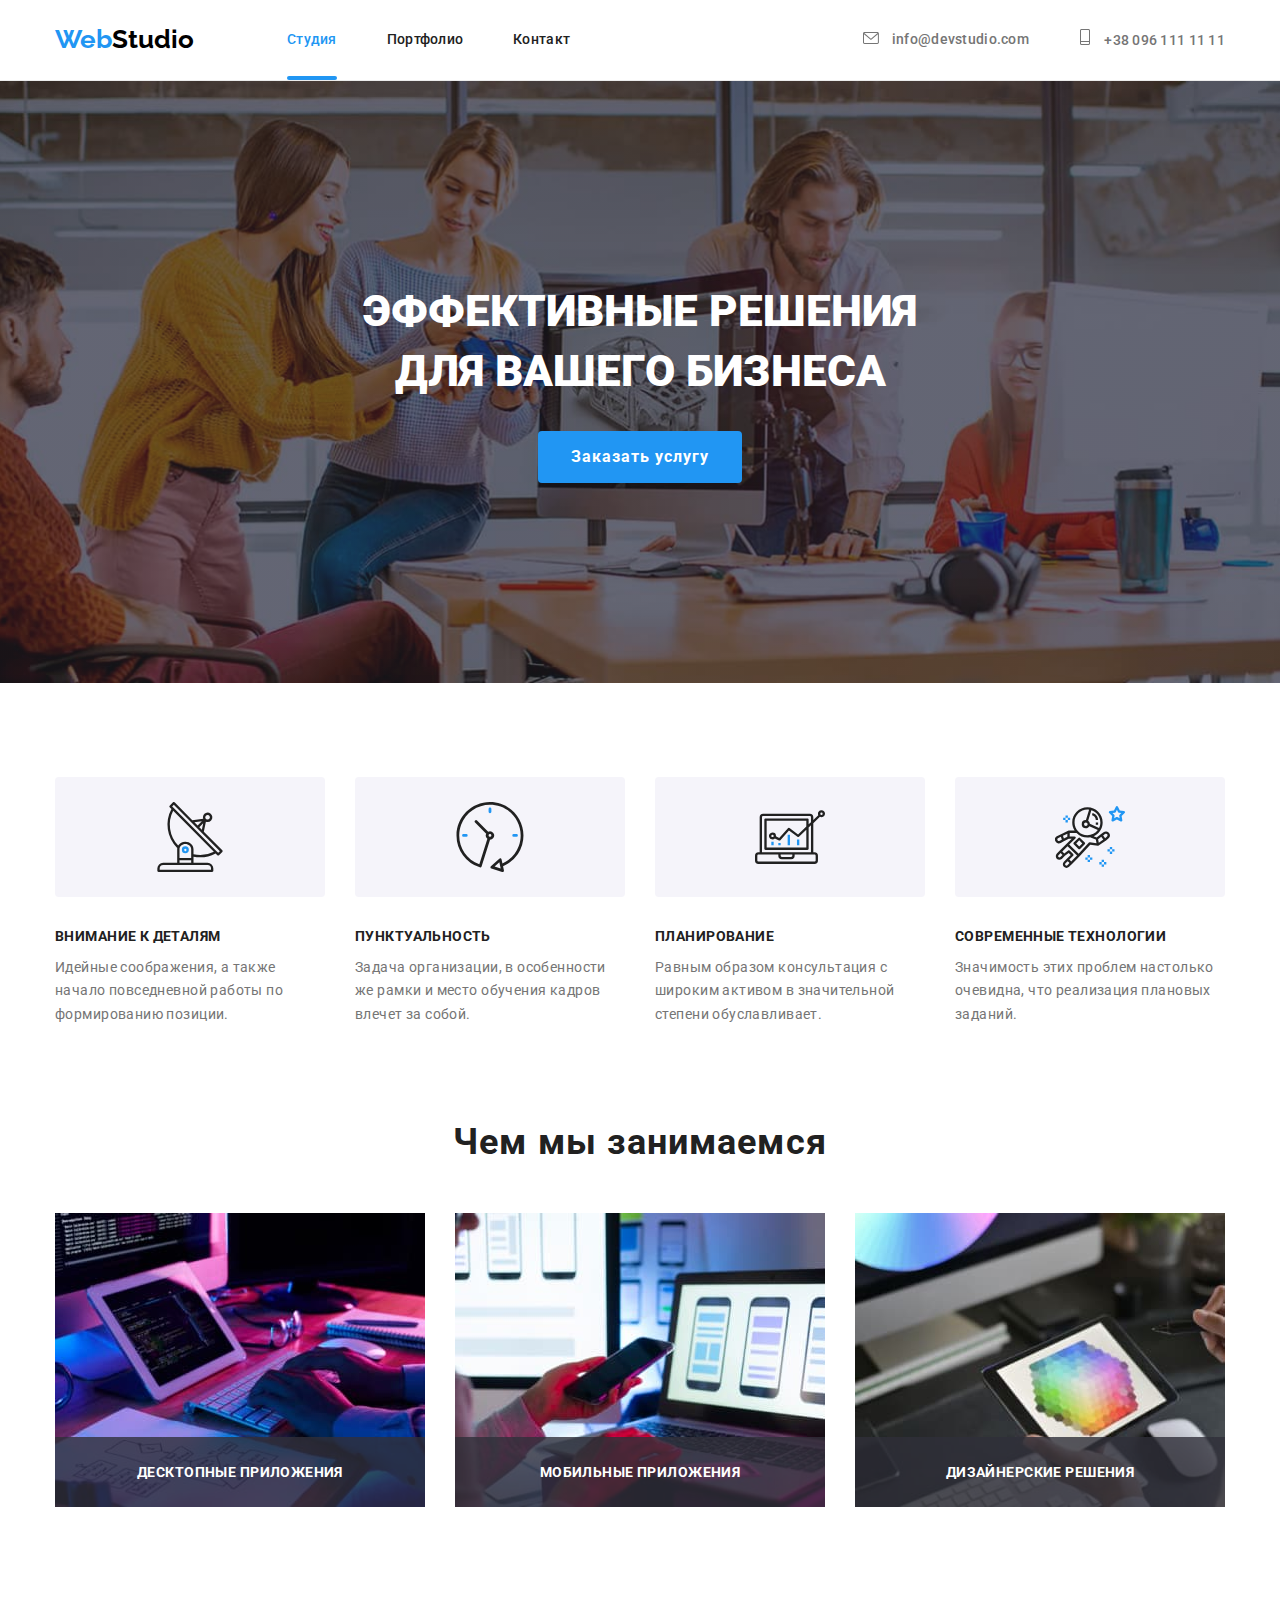
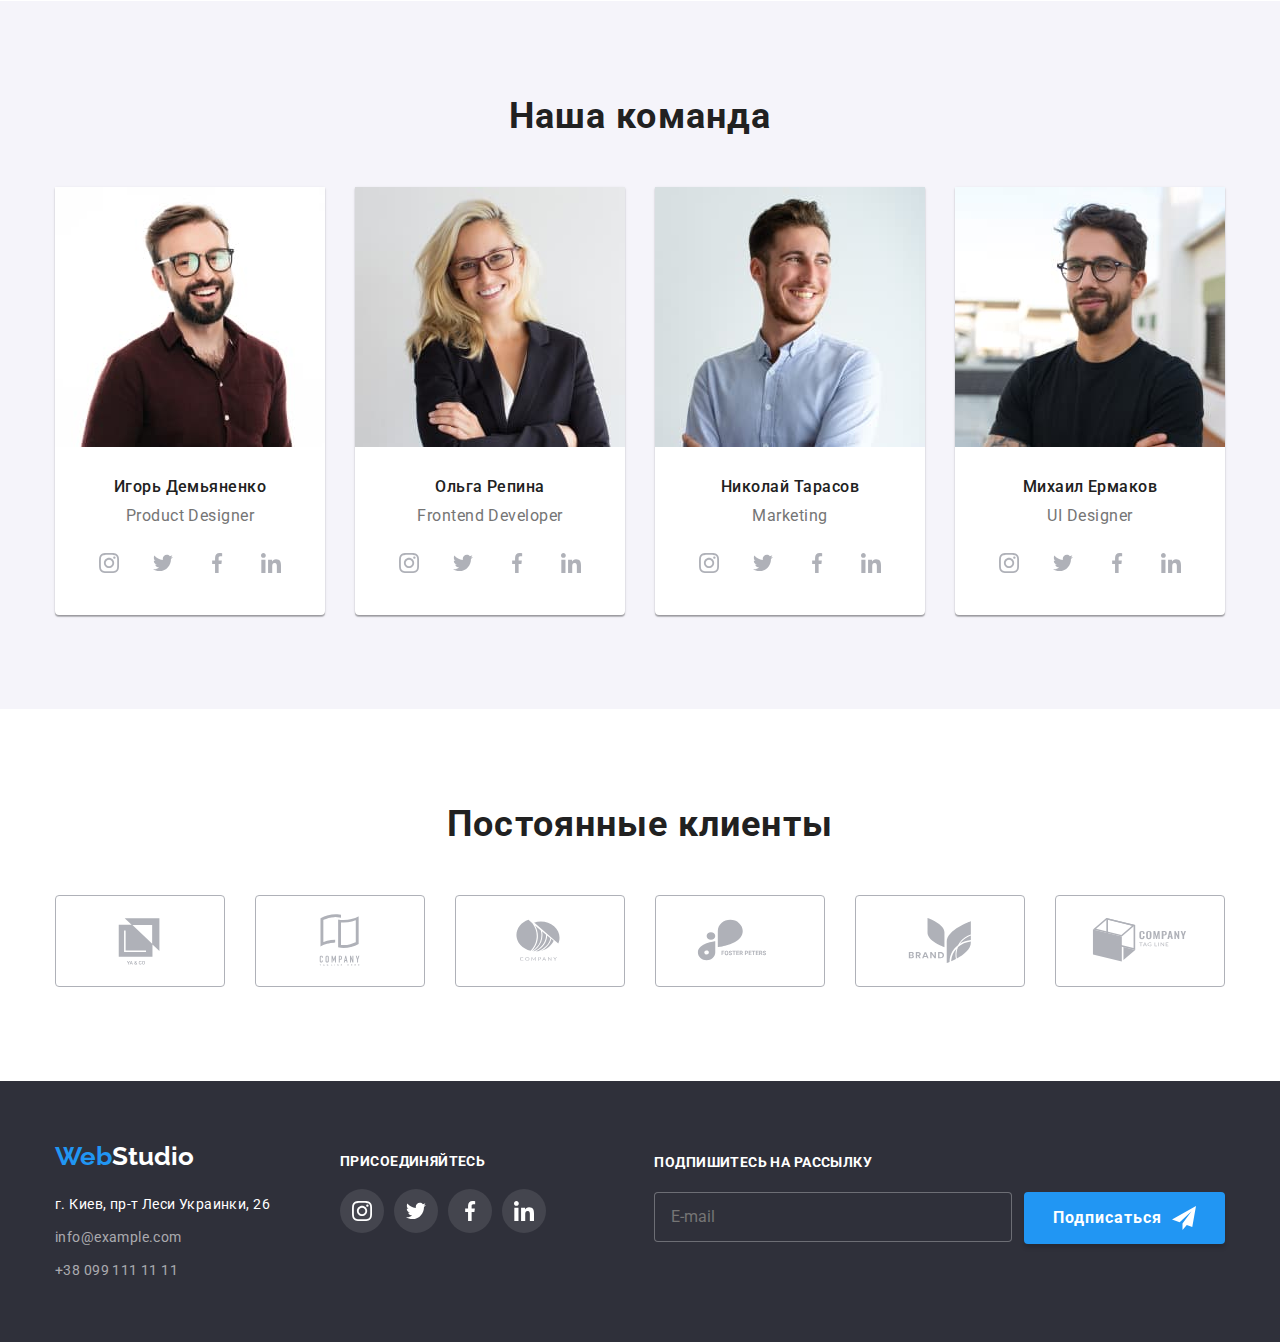
<file: index.html>
<!DOCTYPE html>
<html lang="ru">
  <head>
    <meta charset="UTF-8" />
    <meta http-equiv="X-UA-Compatible" content="IE=edge" />
    <meta name="viewport" content="width=device-width, initial-scale=1.0" />
    <title>Webstudio</title>

    <link rel="preconnect" href="https://fonts.googleapis.com" />
    <link
      href="https://fonts.googleapis.com/css2?family=Raleway:wght@700&family=Roboto:wght@400;500;700;900&display=swap"
      rel="stylesheet"
    />
    <link
      rel="stylesheet"
      href="https://cdnjs.cloudflare.com/ajax/libs/modern-normalize/1.1.0/modern-normalize.min.css"
    />
    <link rel="preconnect" href="https://fonts.gstatic.com" crossorigin />
    <!-- <link rel="stylesheet" href="./css/styles.css" /> -->
    <link rel="stylesheet" href="./css/main.min.css" />
  </head>

  <body class="body">
    <header class="header">
      <div class="container header__container">
        <a class="logo header__logo" href=""
          >Web<span class="studio">Studio</span></a
        >
        <nav class="navigation">
          <ul class="navigation__list">
            <li class="navigation__item">
              <a href="" class="navigation__link current">Студия</a>
            </li>
            <li class="navigation__item">
              <a href="./portfolio.html" class="navigation__link">Портфолио</a>
            </li>
            <li class="navigation__item">
              <a href="" class="navigation__link">Контакт</a>
            </li>
          </ul>
        </nav>
        <div class="contacts">
          <a href="mailto:info@devstudio.com" class="contacts__mail"
            ><svg class="contacts__icon" width="16" height="12">
              <use href="./images/icons.svg#icon-envelope"></use>
            </svg>
            info@devstudio.com</a
          >
          <a href="tel:+380961111111" class="contacts__tel"
            ><svg class="contacts__icon" width="12" height="16">
              <use href="./images/icons.svg#icon-smarthone"></use>
            </svg>
            +38 096 111 11 11</a
          >
        </div>
      </div>
    </header>

    <main class="main">
      <section class="title">
        <div class="container">
          <h1 class="title-item">
            ЭФФЕКТИВНЫЕ РЕШЕНИЯ <br />ДЛЯ ВАШЕГО БИЗНЕСА
          </h1>
          <button type="button" class="title-btn" data-modal-open>
            Заказать услугу
          </button>
        </div>
      </section>

      <section class="description">
        <div class="container">
          <ul class="description-list">
            <li class="description-item icon-antenna">
              <h3 class="description-title">ВНИМАНИЕ К ДЕТАЛЯМ</h3>
              <p class="description-text">
                Идейные соображения, а также начало повседневной работы по
                формированию позиции.
              </p>
            </li>
            <li class="description-item icon-clock">
              <h3 class="description-title">ПУНКТУАЛЬНОСТЬ</h3>
              <p class="description-text">
                Задача организации, в особенности же рамки и место обучения
                кадров влечет за собой.
              </p>
            </li>
            <li class="description-item icon-diagram">
              <h3 class="description-title">ПЛАНИРОВАНИЕ</h3>
              <p class="description-text">
                Равным образом консультация с широким активом в значительной
                степени обуславливает.
              </p>
            </li>
            <li class="description-item icon-astronaut">
              <h3 class="description-title">СОВРЕМЕННЫЕ ТЕХНОЛОГИИ</h3>
              <p class="description-text">
                Значимость этих проблем настолько очевидна, что реализация
                плановых заданий.
              </p>
            </li>
          </ul>
        </div>
      </section>

      <section class="work">
        <div class="container">
          <h2 class="work-title">Чем мы занимаемся</h2>
          <ul class="work-image">
            <li class="work-image-jpg">
              <img
                src="./images/box1.jpg"
                alt="img1"
                width="370"
                height="294"
              />
              <p class="work-text">десктопные приложения</p>
            </li>
            <li class="work-image-jpg">
              <img
                src="./images/box2.jpg"
                alt="img2"
                width="370"
                height="294"
              />
              <p class="work-text">мобильные приложения</p>
            </li>
            <li class="work-image-jpg">
              <img
                src="./images/box3.jpg"
                alt="img3"
                width="370"
                height="294"
              />
              <p class="work-text">дизайнерские решения</p>
            </li>
          </ul>
        </div>
      </section>

      <section class="team">
        <div class="container">
          <h2 class="team-title">Наша команда</h2>
          <ul class="team-list">
            <li class="team-item">
              <img
                src="./images/img1.jpg"
                alt="фото Игорь Демьяненко"
                width="270"
              />
              <h3 class="team-name">Игорь Демьяненко</h3>
              <p class="team-work-position" lang="en">Product Designer</p>
              <ul class="socials">
                <li class="socials__item">
                  <a href="" class="socials__link"
                    ><svg class="socials__icon" width="20" height="20">
                      <use href="./images/icons.svg#icon-instagram"></use>
                    </svg>
                  </a>
                </li>
                <li class="socials__item">
                  <a href="" class="socials__link"
                    ><svg class="socials__icon" width="20" height="20">
                      <use href="./images/icons.svg#icon-twitter"></use>
                    </svg>
                  </a>
                </li>
                <li class="socials__item">
                  <a href="" class="socials__link"
                    ><svg class="socials__icon" width="20" height="20">
                      <use href="./images/icons.svg#icon-facebook"></use>
                    </svg>
                  </a>
                </li>
                <li class="socials__item">
                  <a href="" class="socials__link"
                    ><svg class="socials__icon" width="20" height="20">
                      <use href="./images/icons.svg#icon-linkedin"></use>
                    </svg>
                  </a>
                </li>
              </ul>
            </li>
            <li class="team-item">
              <img
                src="./images/img2.jpg"
                alt="фото Ольга Репина"
                width="270"
              />
              <h3 class="team-name">Ольга Репина</h3>
              <p class="team-work-position" lang="en">Frontend Developer</p>
              <ul class="socials">
                <li class="socials__item">
                  <a href="" class="socials__link"
                    ><svg class="socials__icon" width="20" height="20">
                      <use href="./images/icons.svg#icon-instagram"></use>
                    </svg>
                  </a>
                </li>
                <li class="socials__item">
                  <a href="" class="socials__link"
                    ><svg class="socials__icon" width="20" height="20">
                      <use href="./images/icons.svg#icon-twitter"></use>
                    </svg>
                  </a>
                </li>
                <li class="socials__item">
                  <a href="" class="socials__link"
                    ><svg class="socials__icon" width="20" height="20">
                      <use href="./images/icons.svg#icon-facebook"></use>
                    </svg>
                  </a>
                </li>
                <li class="socials__item">
                  <a href="" class="socials__link"
                    ><svg class="socials__icon" width="20" height="20">
                      <use href="./images/icons.svg#icon-linkedin"></use>
                    </svg>
                  </a>
                </li>
              </ul>
            </li>
            <li class="team-item">
              <img
                src="./images/img3.jpg"
                alt="фото Николай Тарасов"
                width="270"
              />
              <h3 class="team-name">Николай Тарасов</h3>
              <p class="team-work-position" lang="en">Marketing</p>
              <ul class="socials">
                <li class="socials__item">
                  <a href="" class="socials__link"
                    ><svg class="socials__icon" width="20" height="20">
                      <use href="./images/icons.svg#icon-instagram"></use>
                    </svg>
                  </a>
                </li>
                <li class="socials__item">
                  <a href="" class="socials__link"
                    ><svg class="socials__icon" width="20" height="20">
                      <use href="./images/icons.svg#icon-twitter"></use>
                    </svg>
                  </a>
                </li>
                <li class="socials__item">
                  <a href="" class="socials__link"
                    ><svg class="socials__icon" width="20" height="20">
                      <use href="./images/icons.svg#icon-facebook"></use>
                    </svg>
                  </a>
                </li>
                <li class="socials__item">
                  <a href="" class="socials__link"
                    ><svg class="socials__icon" width="20" height="20">
                      <use href="./images/icons.svg#icon-linkedin"></use>
                    </svg>
                  </a>
                </li>
              </ul>
            </li>
            <li class="team-item">
              <img
                src="./images/img4.jpg"
                alt="фото Михаил Ермаков"
                width="270"
              />
              <h3 class="team-name">Михаил Ермаков</h3>
              <p class="team-work-position" lang="en">UI Designer</p>
              <ul class="socials">
                <li class="socials__item">
                  <a href="" class="socials__link"
                    ><svg class="socials__icon" width="20" height="20">
                      <use href="./images/icons.svg#icon-instagram"></use>
                    </svg>
                  </a>
                </li>
                <li class="socials__item">
                  <a href="" class="socials__link"
                    ><svg class="socials__icon" width="20" height="20">
                      <use href="./images/icons.svg#icon-twitter"></use>
                    </svg>
                  </a>
                </li>
                <li class="socials__item">
                  <a href="" class="socials__link"
                    ><svg class="socials__icon" width="20" height="20">
                      <use href="./images/icons.svg#icon-facebook"></use>
                    </svg>
                  </a>
                </li>
                <li class="socials__item">
                  <a href="" class="socials__link"
                    ><svg class="socials__icon" width="20" height="20">
                      <use href="./images/icons.svg#icon-linkedin"></use>
                    </svg>
                  </a>
                </li>
              </ul>
            </li>
          </ul>
        </div>
      </section>

      <section class="clients">
        <div class="container">
          <h2 class="clients-titel">Постоянные клиенты</h2>
          <ul class="clients-list">
            <li class="clients-log-item">
              <a href="" class="clients-icon-link"
                ><svg class="clients-icon-log" width="106" height="60">
                  <use href="./images/icons.svg#icon-Logo"></use>
                </svg>
              </a>
            </li>
            <li class="clients-log-item">
              <a href="" class="clients-icon-link"
                ><svg class="clients-icon-log" width="106" height="60">
                  <use href="./images/icons.svg#icon-Logo-1"></use>
                </svg>
              </a>
            </li>
            <li class="clients-log-item">
              <a href="" class="clients-icon-link"
                ><svg class="clients-icon-log" width="106" height="60">
                  <use href="./images/icons.svg#icon-Logo-2"></use>
                </svg>
              </a>
            </li>
            <li class="clients-log-item">
              <a href="" class="clients-icon-link"
                ><svg class="clients-icon-log" width="106" height="60">
                  <use href="./images/icons.svg#icon-Logo-5"></use>
                </svg>
              </a>
            </li>
            <li class="clients-log-item">
              <a href="" class="clients-icon-link"
                ><svg class="clients-icon-log" width="106" height="60">
                  <use href="./images/icons.svg#icon-Logo-3"></use>
                </svg>
              </a>
            </li>
            <li class="clients-log-item">
              <a href="" class="clients-icon-link"
                ><svg class="clients-icon-log" width="106" height="60">
                  <use href="./images/icons.svg#icon-Logo-4"></use>
                </svg>
              </a>
            </li>
          </ul>
        </div>
      </section>
    </main>
    <!-- FOOTER -->
    <footer class="ftr">
      <div class="container footer">
        <div class="address">
          <a class="logo" href=""
            >Web<span class="logo__studio">Studio</span></a
          >
          <address class="address__contacts">
            г. Киев, пр-т Леси Украинки, 26
            <ul class="address__list">
              <li class="mail">
                <a href="mailto:info@example.com" class="address__mail"
                  >info@example.com</a
                >
              </li>
              <li class="tel">
                <a href="tel:+380991111111" class="address__tel"
                  >+38 099 111 11 11</a
                >
              </li>
            </ul>
          </address>
        </div>
        <!-- footer-links -->
        <div class="footer-links">
          <ul class="accession">
            <li>
              <h3 class="accession__text">присоединяйтесь</h3>
              <ul class="networks">
                <li class="networks__item">
                  <a href="" class="networks__link"
                    ><svg class="networks__icon" width="20" height="20">
                      <use href="./images/icons.svg#icon-instagram"></use>
                    </svg>
                  </a>
                </li>
                <li class="networks__item">
                  <a href="" class="networks__link"
                    ><svg class="networks__icon" width="20" height="20">
                      <use href="./images/icons.svg#icon-twitter"></use>
                    </svg>
                  </a>
                </li>
                <li class="networks__item">
                  <a href="" class="networks__link"
                    ><svg class="networks__icon" width="20" height="20">
                      <use href="./images/icons.svg#icon-facebook"></use>
                    </svg>
                  </a>
                </li>
                <li class="networks__item">
                  <a href="" class="networks__link"
                    ><svg class="networks__icon" width="20" height="20">
                      <use href="./images/icons.svg#icon-linkedin"></use>
                    </svg>
                  </a>
                </li>
              </ul>
            </li>
          </ul>
        </div>
        <!-- footer-subscription -->
        <div class="subscription ftr-subscription">
          <label for="mail" class="subscription__text"
            >подпишитесь на рассылку</label
          >
          <div class="subscription__wrap">
            <input
              class="subscription__input"
              type="email"
              name="user-email"
              placeholder="E-mail"
              id="mail"
            />
            <button type="submit" class="subscription__push">
              Подписаться<svg class="subscription__icon" width="24" height="24">
                <use href="./images/icons.svg#icon-send"></use>
              </svg>
            </button>
          </div>
        </div>
      </div>
    </footer>
    <!-- MODAL -->
    <div class="backdrop is-hidden" data-modal>
      <div class="modal">
        <button type="button" class="modal__button__close" data-modal-close>
          <svg class="modal__icon__close" width="18" height="18">
            <use href="./images/icons.svg#icon-close-black"></use>
          </svg>
        </button>
        <p class="modal__titel">Оставьте свои данные, мы вам перезвоним</p>
        <form class="modal__form">
          <div>
            <label for="user-name" class="modal__label">Имя</label>
            <div class="modal__input__svg">
              <input
                class="modal__input"
                type="text"
                name="user-name"
                id="user-name"
                required
              />
              <svg class="modal__icon" width="18" height="18">
                <use href="./images/icons.svg#icon-person-black"></use>
              </svg>
            </div>
          </div>

          <div>
            <label for="user-tel" class="modal__label">Телефон</label>
            <div class="modal__input__svg">
              <input
                class="modal__input"
                type="tel"
                name="user-tel"
                id="user-tel"
                required
              />
              <svg class="modal__icon" width="18" height="18">
                <use href="./images/icons.svg#icon-phone-black"></use>
              </svg>
            </div>
          </div>

          <div>
            <label for="user-email" class="modal__label">Почта</label>
            <div class="modal__input__svg">
              <input
                class="modal__input"
                type="email"
                name="user-email"
                id="user-email"
              />
              <svg class="modal__icon" width="18" height="18">
                <use href="./images/icons.svg#icon-email-black"></use>
              </svg>
            </div>
          </div>

          <div>
            <label for="user-comment" class="modal__label">Комментарий</label>
            <textarea
              name="user-comment"
              id="user-comment"
              class="modal__text"
              placeholder="Введите текст"
            ></textarea>
          </div>

          <div class="check check-wrap">
            <input
              type="checkbox"
              name="terms"
              id="terms"
              class="check__input visually-hidden"
              value="true"
            />
            <label for="terms" class="check__text"
              ><span class="check__place"
                ><svg class="check__icon" width="13" height="10">
                  <use href="./images/icons.svg#icon-Vector"></use>
                </svg>
              </span>
              Соглашаюсь с рассылкой и принимаю
              <a href="" class="check__link">Условия договора</a>
            </label>
          </div>

          <button type="submit" class="modal__push">Отправить</button>
        </form>
      </div>
    </div>
    <script src="./js/modal.js"></script>
  </body>
</html>
</file>
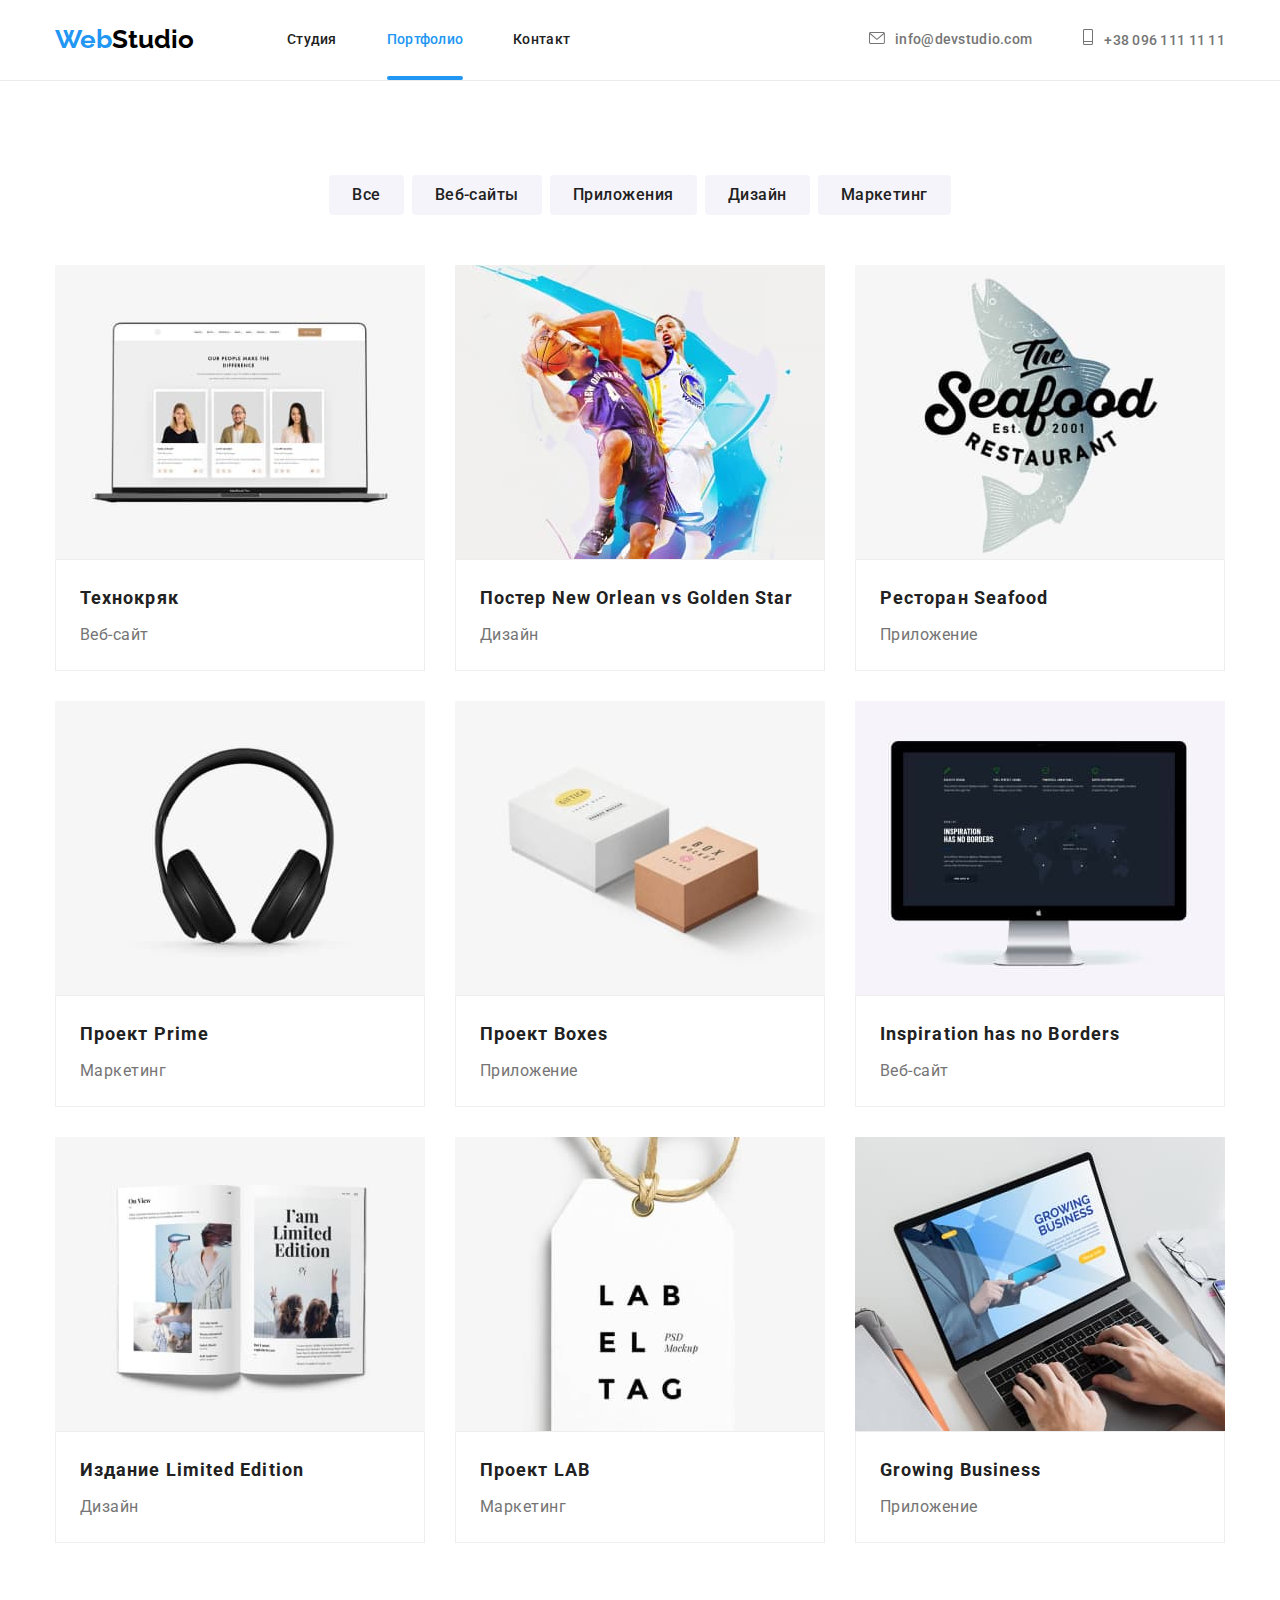
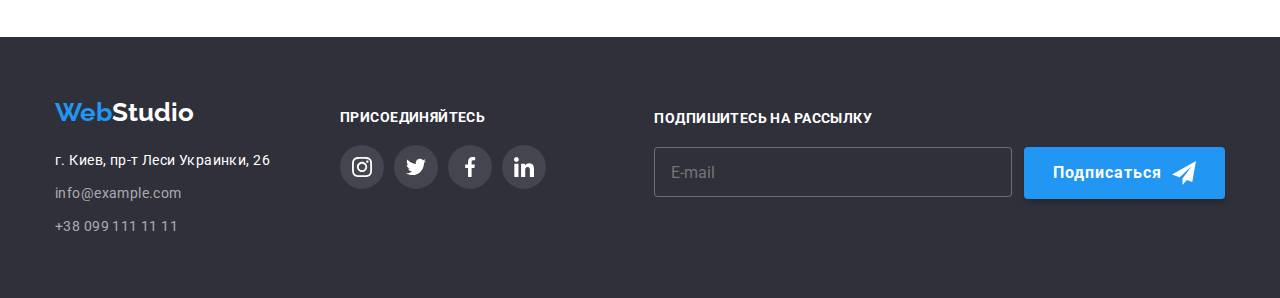
<file: portfolio.html>
<!DOCTYPE html>
<html lang="ru">

<head>

    <meta charset="UTF-8">
    <meta http-equiv="X-UA-Compatible" content="IE=edge">
    <meta name="viewport" content="width=device-width, initial-scale=1.0">
    <title>Webstudio</title>
    <link rel="preconnect" href="https://fonts.googleapis.com">
<link rel="preconnect" href="https://fonts.gstatic.com" crossorigin>
<link href="https://fonts.googleapis.com/css2?family=Raleway:wght@700&family=Roboto:wght@400;500;700;900&display=swap" rel="stylesheet">
<link rel="stylesheet" href="https://cdnjs.cloudflare.com/ajax/libs/modern-normalize/1.1.0/modern-normalize.min.css">
<!-- <link rel="stylesheet" href="./css/styles.css"> -->
<link rel="stylesheet" href="./css/main.min.css" />
</head>


<body class="body">
    <header class="header">
        <div class="container header__container">
            <a class="logo header__logo" href="">Web<span class="studio">Studio</span></a>
            <nav class="navigation">
                <ul class="navigation__list">
                    <li class="navigation__item">
                        <a href="./index.html" class="navigation__link">Студия</a>
                    </li>
                    <li class="navigation__item">
                        <a href="./portfolio.html" class="navigation__link current">Портфолио</a>
                    </li>
                    <li class="navigation__item">
                        <a href="" class="navigation__link">Контакт</a>
                    </li>
                </ul>
            </nav>
            <div class="contacts">
                <a href="mailto:info@devstudio.com" class="contacts__mail"><svg class="contacts__icon" width="16" height="12">
              <use href="./images/icons.svg#icon-envelope"></use>
            </svg>info@devstudio.com</a>
                <a href="tel:+380961111111" class="contacts__tel"><svg class="contacts__icon" width="12" height="16">
              <use href="./images/icons.svg#icon-smarthone"></use>
            </svg>+38 096 111 11 11</a>
            </div>
    
        </div>
    </header>

    <main class="main">
        <section class="main-content">
           <div class="container">
<ul class="filter">
    <li><button class="filter-button" type="button">Все</button></li>
    <li><button class="filter-button" type="button">Веб-сайты</button></li>
    <li><button class="filter-button" type="button">Приложения</button></li>
    <li><button class="filter-button" type="button">Дизайн</button></li>
    <li><button class="filter-button" type="button">Маркетинг</button></li>
</ul>

<ul class="blocks">
    <li class="block-list" a href="">
      <div class="block-list-wrap">
<img src="./images/pr1.jpg" alt="фото pr1" width="370">
      <p class="block-top-text">Ресурс предлагает комплексные предложения с разным уровнем функционала и сервисов. Все это позволит посетителю получить исчерпывающие сведения о компании или частном лице.</p>
      </div>

        <div class="block-text">
<h2 class="block-name">Технокряк</h2>
<p class="block-group">Веб-сайт</p>
        </div>   
    </li>
    <li class="block-list" a href="">
      <div class="block-list-wrap">
<img src="./images/pr2.jpg" alt="фото pr2" width="370">
      <p class="block-top-text">Ресурс предлагает комплексные предложения с разным уровнем функционала и сервисов. Все это позволит посетителю получить исчерпывающие сведения о компании или частном лице.</p>
      </div> 
        <div class="block-text">
<h2 class="block-name">Постер New Orlean vs Golden Star</h2>
<p class="block-group">Дизайн</p>
        </div>
        
    </li>
    <li class="block-list" a href="">
      <div class="block-list-wrap">
<img src="./images/pr3.jpg" alt="фото pr3" width="370">
<p class="block-top-text">Ресурс предлагает комплексные предложения с разным уровнем функционала и сервисов. Все это позволит посетителю получить исчерпывающие сведения о компании или частном лице.</p>
      </div>
        <div class="block-text">
        <h2 class="block-name">Ресторан Seafood</h2>
        <p class="block-group">Приложение</p>
        </div>
        
    </li>
    <li class="block-list" a href="">
      <div class="block-list-wrap">
<img src="./images/pr4.jpg" alt="фото pr4" width="370">
<p class="block-top-text">Ресурс предлагает комплексные предложения с разным уровнем функционала и сервисов. Все это позволит посетителю получить исчерпывающие сведения о компании или частном лице.</p>
      </div>
        <div class="block-text">
        <h2 class="block-name">Проект Prime</h2>
        <p class="block-group">Маркетинг</p>
        </div>
        
    </li>
    <li class="block-list" a href="">
      <div class="block-list-wrap">
<img src="./images/pr5.jpg" alt="фото pr5" width="370">
<p class="block-top-text">Ресурс предлагает комплексные предложения с разным уровнем функционала и сервисов. Все это позволит посетителю получить исчерпывающие сведения о компании или частном лице.</p>
      </div>
        <div class="block-text">
        <h2 class="block-name">Проект Boxes</h2>
        <p class="block-group">Приложение</p>
        </div>
    </li>
    <li class="block-list" a href="">
      <div class="block-list-wrap">
        <img src="./images/pr6.jpg" alt="фото pr6" width="370">
        <p class="block-top-text">Ресурс предлагает комплексные предложения с разным уровнем функционала и сервисов. Все это позволит посетителю получить исчерпывающие сведения о компании или частном лице.</p>
      </div>
        <div class="block-text">
        <h2 class="block-name">Inspiration has no Borders</h2>
        <p class="block-group">Веб-сайт</p>
        </div>
    </li>
    <li class="block-list" a href="">
      <div class="block-list-wrap">
        <img src="./images/pr7.jpg" alt="фото pr7" width="370">
<p class="block-top-text">Ресурс предлагает комплексные предложения с разным уровнем функционала и сервисов. Все это позволит посетителю получить исчерпывающие сведения о компании или частном лице.</p>
      </div>
        <div class="block-text">
        <h2 class="block-name">Издание Limited Edition</h2>
        <p class="block-group">Дизайн</p>
        </div>
    </li>
    <li class="block-list" a href="">
      <div class="block-list-wrap">
        <img src="./images/pr8.jpg" alt="фото pr8" width="370">
<p class="block-top-text">Ресурс предлагает комплексные предложения с разным уровнем функционала и сервисов. Все это позволит посетителю получить исчерпывающие сведения о компании или частном лице.</p>
      </div>
        <div class="block-text">
        <h2 class="block-name">Проект LAB</h2>
        <p class="block-group">Маркетинг</p>
        </div>
    </li>
    <li class="block-list" a href="">
      <div class="block-list-wrap">
        <img src="./images/pr9.jpg" alt="фото pr9" width="370">
<p class="block-top-text">Ресурс предлагает комплексные предложения с разным уровнем функционала и сервисов. Все это позволит посетителю получить исчерпывающие сведения о компании или частном лице.</p>
      </div>
        <div class="block-text">
        <h2 class="block-name">Growing Business</h2>
        <p class="block-group">Приложение</p>
        </div>
        
    </li>
</ul>
           </div>
                
        </section>
        
    </main class="main">
  <!-- FOOTER -->
     <footer class="ftr">
      <div class="container footer">
        <div class="address">
          <a class="logo" href="">Web<span class="logo__studio">Studio</span></a>
          <address class="address__contacts">
            г. Киев, пр-т Леси Украинки, 26
            <ul class="address__list">
              <li class="mail">
                <a href="mailto:info@example.com" class="address__mail"
                  >info@example.com</a
                >
              </li>
              <li class="tel">
                <a href="tel:+380991111111" class="address__tel"
                  >+38 099 111 11 11</a
                >
              </li>
            </ul>
          </address>
        </div>
           <!-- footer-links -->
        <div class="footer-links">
          <ul class="accession">
            <li>
              <h3 class="accession__text">присоединяйтесь</h3>
              <ul class="networks">
                <li class="networks__item">
                  <a href="" class="networks__link"
                    ><svg class="networks__icon" width="20" height="20">
                      <use href="./images/icons.svg#icon-instagram"></use>
                    </svg>
                  </a>
                </li>
                <li class="networks__item">
                  <a href="" class="networks__link"
                    ><svg class="networks__icon" width="20" height="20">
                      <use href="./images/icons.svg#icon-twitter"></use>
                    </svg>
                  </a>
                </li>
                <li class="networks__item">
                  <a href="" class="networks__link"
                    ><svg class="networks__icon" width="20" height="20">
                      <use href="./images/icons.svg#icon-facebook"></use>
                    </svg>
                  </a>
                </li>
                <li class="networks__item">
                  <a href="" class="networks__link"
                    ><svg class="networks__icon" width="20" height="20">
                      <use href="./images/icons.svg#icon-linkedin"></use>
                    </svg>
                  </a>
                </li>
              </ul>
            </li>
          </ul>
        </div>
        <!-- footer-subscription -->
        <div class="subscription ftr-subscription">
          <label for="mail" class="subscription__text">подпишитесь на рассылку</label>
          <div class="subscription__wrap">
            <input
              class="subscription__input"
              type="email"
              name="user-email"
              placeholder="E-mail"
              id="mail"
            />
            <button type="submit" class="subscription__push">
              Подписаться<svg class="subscription__icon" width="24" height="24">
                <use href="./images/icons.svg#icon-send"></use>
              </svg>
            </button>
          </div>
        </div>
      </div>
    </footer>
    
</body>

</html>
</file>
<file: css/styles.css>
html {
  box-sizing: border-box;
}

*,
*::before,
*::after {
  box-sizing: inherit;
}

:root {
  --title-color: #212121;
  --text-color: #757575;
  --accent-color: #2196f3;
  --main-backgroud: #e5e5e5;
}

p,
h1,
h2,
h3,
h4,
h5,
h6 {
  margin: 0;
}

ul,
ol {
  margin: 0;
  padding-left: 0;
}
.visually-hidden {
  position: absolute;
  width: 1px;
  height: 1px;
  margin: -1px;
  border: 0;
  padding: 0;
  white-space: nowrap;
  clip-path: inset(100%);
  clip: rect(0 0 0 0);
  overflow: hidden;
}

.container {
  width: 100%;
  max-width: 1200px;
  padding-left: 15px;
  padding-right: 15px;
  margin-left: auto;
  margin-right: auto;
}

button {
  border: 1px solid transparent;
}

img {
  display: block;
}

body {
  font-family: "Roboto", "Open Sans", sans-serif;
  color: #212121;
}

/*-----------header----------- */
.header {
  padding-top: 24px;
  padding-bottom: 25px;
  border-bottom: 1px solid #ececec;
}

ul {
  list-style: none;
}

.header-link,
.header-mail,
.header-tel {
  text-decoration: none;
}

.logo {
  font-family: "Raleway";
  text-decoration: none;
  font-weight: 700;
  font-size: 26px;
  line-height: 31px;
  color: #2196f3;
}

.studio {
  color: #000000;
}

.header-list .header-link.current {
  color: #2196f3;
}
.current {
  position: relative;
}
.current::after {
  position: absolute;
  content: "";
  width: 100%;
  height: 4px;
  background: #2196f3;
  border-radius: 2px;
  left: 0;
  bottom: -33px;
}

.header-link {
  font-family: "Roboto";
  font-weight: 500;
  font-size: 14px;
  line-height: 1.33;
  letter-spacing: 0.02em;
  color: var(--title-color);
  transition: color 250ms cubic-bezier(0.4, 0, 0.2, 1);
}

.header-link:hover,
.header-link:focus {
  color: var(--accent-color);
}

.header-mail,
.header-tel {
  font-weight: 500;
  font-size: 14px;
  line-height: 1.33;
  letter-spacing: 0.02em;
  color: var(--text-color);
  align-items: center;
  transition: color 250ms cubic-bezier(0.4, 0, 0.2, 1);
}

.header > .container {
  display: flex;
  align-items: center;
}

.header-list {
  display: flex;
}

.header-item:not(:last-child) {
  margin-right: 50px;
}

.header-logo {
  margin-right: 93px;
}

.header-contacts {
  margin-left: auto;
  display: flex;
  align-items: center;
  gap: 50px;
}

.header-mail:hover,
.header-mail:focus {
  color: var(--accent-color);
}

.header-tel:hover,
.header-tel:focus {
  color: var(--accent-color);
}

.header-icon-nav {
  margin-right: 10px;
  fill: currentColor;
}

/*-----------MAIN-----------*/

.title {
  background-color: #2f303a;
  padding-top: 200px;
  padding-bottom: 200px;
  text-align: center;
  background-image: linear-gradient(
      rgba(47, 48, 58, 0.4),
      rgba(47, 48, 58, 0.4)
    ),
    url(../images/Img_main.jpg);
  background-repeat: no-repeat;
  background-position: center;
  background-size: cover;
  max-width: 1600px;
  margin: 0 auto;
}

.title-item {
  font-family: "Roboto";
  font-weight: 900;
  font-size: 44px;
  line-height: calc(60 / 44);

  color: #ffffff;
}

.title-btn {
  border-radius: 4px;
  padding: 10px 32px;
  font-family: "Roboto";
  font-weight: 700;
  font-size: 16px;
  line-height: 1.87;
  letter-spacing: 0.06em;
  background-color: var(--accent-color);
  color: #ffffff;
  display: block;
  min-width: 200px;
  margin: 30px auto 0;
}

.description {
  padding-top: 94px;
}

.description-list {
  display: flex;
  gap: 30px;
}

.description-item {
  width: 270px;
}

.description-title {
  font-size: 14px;
  line-height: 1.33;
  letter-spacing: 0.03em;
  margin-bottom: 10px;
  color: var(--title-color);
}

.description-text {
  font-size: 14px;
  line-height: 1.71;
  letter-spacing: 0.03em;
  color: var(--text-color);
}
/* ----work---- */
.work-image-jpg {
  position: relative;
}
.work-text {
  position: absolute;
  bottom: 0;
  left: 0;
  display: flex;
  width: 100%;
  height: 70px;
  font-weight: 700;
  font-size: 14px;
  line-height: calc(16 / 14);
  letter-spacing: 0.03em;
  text-transform: uppercase;
  justify-content: center;
  align-items: center;
  color: #ffffff;
  background: rgba(47, 48, 58, 0.8);
}
.work {
  padding-top: 94px;
  padding-bottom: 94px;
}

.work-title {
  font-size: 36px;
  line-height: 1.17;
  letter-spacing: 0.03em;
  color: var(--title-color);
  margin-bottom: 50px;
  text-align: center;
}

.work-image {
  display: flex;
  gap: 30px;
}

.description-item::before {
  content: "";
  display: block;
  height: 120px;
  margin-bottom: 30px;
  background: #f5f4fa;
  border-radius: 4px;

  background-repeat: no-repeat;
  background-position: center;
}

.icon-antenna::before {
  background-image: url(../images/antenna.svg);
}

.icon-clock::before {
  background-image: url(../images/clock.svg);
}

.icon-diagram::before {
  background-image: url(../images/diagram.svg);
}

.icon-astronaut::before {
  background-image: url(../images/astronaut.svg);
}

/*-----------Team-----------*/

.team {
  background: #f5f4fa;
  padding-top: 94px;
  padding-bottom: 94px;
}

.team-title {
  font-size: 36px;
  line-height: calc(42 / 36);
  letter-spacing: 0.03em;
  color: var(--title-color);
  margin-bottom: 50px;
  text-align: center;
}

.team-list {
  display: flex;
  gap: 30px;
}

.team-item {
  padding-bottom: 30px;
  box-shadow: 0px 1px 3px rgba(0, 0, 0, 0.12), 0px 1px 1px rgba(0, 0, 0, 0.14),
    0px 2px 1px rgba(0, 0, 0, 0.2);
  border-radius: 0px 0px 4px 4px;
  background-color: #ffffff;
}

.team-name {
  font-weight: 500;
  font-size: 16px;
  line-height: calc(19 / 16);
  letter-spacing: 0.03em;
  color: var(--title-color);
  margin-top: 30px;
  text-align: center;
}

.team-work-position {
  font-size: 16px;
  line-height: calc(19 / 16);
  letter-spacing: 0.03em;
  color: var(--text-color);
  margin-top: 10px;
  margin-bottom: 16px;
  text-align: center;
}

.team-soc-link {
  width: 44px;
  height: 44px;
  border-radius: 50%;
  display: flex;
  align-items: center;
  justify-content: center;
  color: #afb1b8;
  transition: background-color 250ms cubic-bezier(0.4, 0, 0.2, 1),
    color 250ms cubic-bezier(0.4, 0, 0.2, 1);
}

.team-soc-icon {
  fill: currentColor;
}

.team-soc-link:hover,
.team-soc-link:focus {
  background-color: #2196f3;
  color: #ffffff;
}

.team-soc-list {
  display: flex;
  justify-content: center;
  gap: 10px;
}

/*----------clients----------*/
.clients {
  padding-top: 94px;
  padding-bottom: 94px;
}

.clients-list {
  display: flex;
  justify-content: center;
  gap: 30px;
}

.clients-titel {
  font-size: 36px;
  line-height: calc(42 / 36);
  text-align: center;
  letter-spacing: 0.03em;
  margin-bottom: 50px;
  color: var(--title-color);
}

.clients-icon-link {
  width: 170px;
  height: 92px;
  display: flex;
  justify-content: center;
  align-items: center;
  border: 1px solid #afb1b8;
  border-radius: 4px;
  color: #afb1b8;
  transition: border 250ms cubic-bezier(0.4, 0, 0.2, 1),
    color 250ms cubic-bezier(0.4, 0, 0.2, 1);
}

.clients-icon-log {
  fill: currentColor;
}

.clients-icon-link:hover,
.clients-icon-link:focus {
  border: 1px solid #2196f3;
  color: #2196f3;
}

/*-----------footer-----------*/
.ftr {
  background: #2f303a;
  padding-top: 60px;
  padding-bottom: 60px;
}

.ftr-studio {
  color: #ffffff;
}

.footer-mail:hover,
.footer-mail:focus {
  color: var(--accent-color);
}

.footer-tel:hover,
.footer-tel:focus {
  color: var(--accent-color);
}

.footer-contacts {
  font-style: normal;
  font-size: 14px;
  line-height: calc(24 / 14);
  letter-spacing: 0.03em;
  margin-top: 20px;
  color: #ffffff;
}

.footer-mail {
  font-style: normal;
  font-size: 14px;
  line-height: calc(24 / 14);
  letter-spacing: 0.03em;
  text-decoration: none;
  color: rgba(255, 255, 255, 0.6);
  transition: color 250ms cubic-bezier(0.4, 0, 0.2, 1);
}

.mail {
  margin-top: 9px;
}

.tel {
  margin-top: 9px;
}

.footer-tel {
  font-style: normal;
  font-size: 14px;
  line-height: calc(24 / 14);
  letter-spacing: 0.03em;
  text-decoration: none;
  color: rgba(255, 255, 255, 0.6);
  transition: color 250ms cubic-bezier(0.4, 0, 0.2, 1);
}

/* -------footer-links--------- */
.footer {
  display: flex;
}

.footer-links {
  margin: 12px 0px 0px 70px;
}

.footer-text {
  font-size: 14px;
  line-height: calc(16 / 14);
  letter-spacing: 0.03em;
  text-transform: uppercase;
  margin-bottom: 20px;
  color: #ffffff;
}

.footer-soc-link {
  width: 44px;
  height: 44px;
  border-radius: 50%;
  display: flex;
  align-items: center;
  justify-content: center;
  background: rgba(255, 255, 255, 0.1);
  color: #ffffff;
  transition: background-color 250ms cubic-bezier(0.4, 0, 0.2, 1);
}

.footer-soc-icon {
  fill: currentColor;
}

.footer-soc-link:hover,
.footer-soc-link:focus {
  background-color: #2196f3;
}

.footer-text-soc {
  display: flex;
}

.footer-soc-list {
  display: flex;
  justify-content: center;
  gap: 10px;
}

/* ----footer-subscription ----- */
.footer-subscription {
  margin: 12px 0px 0px auto;
}

.subscription {
  font-weight: 700;
  font-size: 14px;
  line-height: calc(16 / 14);

  letter-spacing: 0.03em;
  text-transform: uppercase;
  color: #ffffff;
}

.footer-input {
  width: 358px;
  height: 50px;
  margin-right: 12px;
  padding-left: 16px;
  cursor: pointer;
  outline: transparent;
  border: 1px solid rgba(255, 255, 255, 0.3);
  border-radius: 4px;
  background-color: #2f303a;
  color: #ffffff;
}
.footer-wrap {
  display: flex;
  margin-top: 20px;
}
.footer-push {
  display: flex;
  align-items: center;
  border-radius: 4px;
  padding: 10px 28px;
  cursor: pointer;
  font-weight: 700;
  font-size: 16px;
  line-height: 1.87;
  letter-spacing: 0.06em;
  background-color: var(--accent-color);
  color: #ffffff;
  box-shadow: 0px 4px 4px rgba(0, 0, 0, 0.15);
  min-width: 200px;
}
.icon-send {
  margin-left: 10px;
  fill: #ffffff;
}

/* -----------------PORTFOLIO----------------- */

/*-----------Buttons-----------*/

.main-content {
  padding-top: 94px;
  padding-bottom: 94px;
}

.filter {
  margin-bottom: 50px;
  display: flex;
  gap: 8px;
  justify-content: center;
}

.filter-button:hover,
.filter-button:focus {
  cursor: pointer;
  background-color: var(--accent-color);
  color: #ffffff;
  box-shadow: 0px 3px 1px rgba(0, 0, 0, 0.1), 0px 1px 2px rgba(0, 0, 0, 0.08),
    0px 2px 2px rgba(0, 0, 0, 0.12);
}

.filter-button {
  font-family: "Roboto";
  padding: 6px 22px;
  font-weight: 500;
  font-size: 16px;
  line-height: calc(26 / 16);
  letter-spacing: 0.03em;
  color: #212121;
  background: #f5f4fa;
  border-radius: 4px;
  display: block;
  min-width: 73px;
  text-align: center;
  transition: background-color 250ms cubic-bezier(0.4, 0, 0.2, 1),
    color 250ms cubic-bezier(0.4, 0, 0.2, 1),
    box-shadow 250ms cubic-bezier(0.4, 0, 0.2, 1);
}

/*-----------Blocks-----------*/

.blocks {
  display: flex;
  gap: 30px;
  flex-wrap: wrap;
}

.block-name {
  font-size: 18px;
  line-height: calc(36 / 18);
  letter-spacing: 0.06em;
  color: var(--title-color);
}

.block-group {
  font-size: 16px;
  line-height: calc(30 / 16);
  letter-spacing: 0.03em;
  color: var(--text-color);
  margin-top: 4px;
}

.block-text {
  padding: 20px 24px;
  border: 1px solid #eeeeee;
  background: #ffffff;
}
.block-list {
  width: calc((100% - 60px) / 3);
  transition: box-shadow 250ms cubic-bezier(0.4, 0, 0.2, 1);
}
.block-list:hover .block-top-text {
  transform: translateY(0%);
}
.block-list:focus .block-top-text {
  transform: translateY(0%);
}

.block-list:hover,
.block-list:focus {
  box-shadow: 0px 1px 1px rgba(0, 0, 0, 0.12), 0px 4px 4px rgba(0, 0, 0, 0.06),
    1px 4px 6px rgba(0, 0, 0, 0.16);
  cursor: pointer;
}
.block-list-wrap {
  position: relative;
  overflow: hidden;
}
.block-top-text {
  position: absolute;
  height: 100%;
  top: 0;
  left: 0;
  font-weight: 400;
  font-size: 18px;
  line-height: 28px;
  letter-spacing: 0.03em;
  padding: 63px 24px;
  color: #ffffff;
  background-color: rgba(33, 150, 243, 0.9);
  transform: translateY(100%);
  transition: transform 250ms cubic-bezier(0.4, 0, 0.2, 1);
  overflow: auto;
}
/*-------backdrop------*/

.backdrop {
  position: fixed;
  width: 100%;
  height: 100%;
  top: 0;
  background-color: rgba(0, 0, 0, 0.2);
  transition: opacity 250ms cubic-bezier(0.4, 0, 0.2, 1),
    visibility 250ms cubic-bezier(0.4, 0, 0.2, 1);
}
.backdrop.is-hidden .modal {
  transform: translate(-50%, -50%) scale(0) rotate(0);
}
.modal {
  width: 528px;
  padding: 40px;
  min-height: 581px;
  background: #ffffff;
  box-shadow: 0px 1px 3px rgba(0, 0, 0, 0.12), 0px 1px 1px rgba(0, 0, 0, 0.14),
    0px 2px 1px rgba(0, 0, 0, 0.2);
  border-radius: 4px;
  position: absolute;
  top: 50%;
  left: 50%;
  transform: translate(-50%, -50%) scale(1) rotate(360deg);
  transition: transform 250ms cubic-bezier(0.4, 0, 0.2, 1);
}
.button-close {
  cursor: pointer;
  width: 30px;
  height: 30px;
  background: #ffffff;
  border: 1px solid rgba(0, 0, 0, 0.1);
  border-radius: 50%;
  display: flex;
  justify-content: center;
  align-items: center;
  position: absolute;
  top: 8px;
  right: 8px;
  transition: fill 250ms cubic-bezier(0.4, 0, 0.2, 1);
}
.button-close:hover {
  fill: #2196f3;
}
.is-hidden {
  opacity: 0;
  visibility: hidden;
  pointer-events: none;
}

.modal-titel {
  font-style: normal;
  font-weight: 700;
  font-size: 20px;
  line-height: calc(23 / 20);
  margin-bottom: 12px;
  text-align: center;
  letter-spacing: 0.03em;
  color: var(--title-color);
}
.modal-input {
  width: 100%;
  height: 40px;
  padding-left: 30px;
  cursor: pointer;
  border: 1px solid rgba(33, 33, 33, 0.2);
  border-radius: 4px;
  outline: transparent;
  transition: border-color 250ms cubic-bezier(0.4, 0, 0.2, 1);
}
.modal-input:focus {
  border-color: var(--accent-color);
}
.modal-input:focus + .input-icon {
  fill: var(--accent-color);
}
.modal-label {
  font-style: normal;
  font-weight: 400;
  font-size: 12px;
  line-height: calc(14 / 12);
  letter-spacing: 0.01em;
  color: #757575;
}
.modal-text::placeholder {
  font-size: 12px;
  line-height: calc(14 / 12);
  letter-spacing: 0.01em;
  color: rgba(117, 117, 117, 0.5);
}

.modal-text {
  cursor: pointer;
  width: 100%;
  height: 120px;
  margin-top: 4px;
  margin-bottom: 20px;
  resize: none;
  padding: 12px 16px;
  border: 1px solid rgba(33, 33, 33, 0.2);
  border-radius: 4px;
  outline: transparent;
  transition: border-color 250ms cubic-bezier(0.4, 0, 0.2, 1);
}
.modal-text:focus {
  border-color: var(--accent-color);
}
.terms-text {
  font-size: 14px;
  line-height: calc(24 / 14);
  letter-spacing: 0.03em;
  color: #757575;
}

.check-wrap {
  margin-left: 12px;
}
.terms-link {
  text-decoration-line: underline;
  color: #2196f3;
}
.modal-push {
  border-radius: 4px;
  padding: 10px 55px;
  cursor: pointer;
  font-weight: 700;
  font-size: 16px;
  line-height: 1.87;
  letter-spacing: 0.06em;
  background-color: var(--accent-color);
  color: #ffffff;
  box-shadow: 0px 4px 4px rgba(0, 0, 0, 0.15);
  display: block;
  min-width: 200px;
  margin: 30px auto 0;
}
.input-svg {
  position: relative;
  margin-top: 4px;
  margin-bottom: 10px;
}

.input-icon {
  position: absolute;
  left: 12px;
  top: 50%;
  transform: translateY(-50%);
  transition: fill 250ms cubic-bezier(0.4, 0, 0.2, 1);
}
.terms-text {
  display: flex;
  align-items: center;
}
.terms-text span {
  width: 16px;
  height: 15px;
  border: 2px solid #212121;
  border-radius: 2px;
  margin-right: 9px;
  display: flex;
  justify-content: center;
  align-items: center;
}
.icon-checked {
  fill: transparent;
}
.terms-input:checked + .terms-text span {
  background-color: var(--accent-color);
  border: none;
}
.terms-input:checked + .terms-text .icon-checked {
  fill: #ffffff;
}
</file>
<file: css/main.min.css>
html{box-sizing:border-box}*,*::before,*::after{box-sizing:inherit}:root{--title-color: #212121;--text-color: #757575;--accent-color: #2196f3;--main-backgroud: #e5e5e5}p,h1,h2,h3,h4,h5,h6{margin:0}ul,ol{margin:0;padding-left:0}.visually-hidden{position:absolute;width:1px;height:1px;margin:-1px;border:0;padding:0;white-space:nowrap;clip-path:inset(100%);clip:rect(0 0 0 0);overflow:hidden}.container{width:100%;max-width:1200px;padding-left:15px;padding-right:15px;margin-left:auto;margin-right:auto}button{border:1px solid rgba(0,0,0,0)}img{display:block}body{font-family:"Roboto","Open Sans",sans-serif;color:#212121}.header{padding-top:24px;padding-bottom:25px;border-bottom:1px solid #ececec}.header>.container{display:flex;align-items:center}.navigation__link,.contacts__mail,.contacts__tel{text-decoration:none}.navigation__list{display:flex}.navigation__item:not(:last-child){margin-right:50px}.header__logo{margin-right:93px}.contacts{margin-left:auto;display:flex;align-items:center;gap:50px}.contacts__icon{margin-right:10px;fill:currentColor}.navigation__link{font-family:"Roboto";font-weight:500;font-size:14px;line-height:1.33;letter-spacing:.02em;color:var(--title-color);transition:color 250ms cubic-bezier(0.4, 0, 0.2, 1)}.navigation__link:hover,.navigation__link:focus{color:var(--accent-color)}.contacts__mail,.contacts__tel{font-weight:500;font-size:14px;line-height:1.33;letter-spacing:.02em;color:var(--text-color);align-items:center;transition:color 250ms cubic-bezier(0.4, 0, 0.2, 1)}.contacts__mail:hover,.contacts__mail:focus,.contacts__tel:hover,.contacts__tel:focus{color:var(--accent-color)}ul{list-style:none}.logo{font-family:"Raleway";text-decoration:none;font-weight:700;font-size:26px;line-height:31px;color:#2196f3}.studio{color:#000}.current{position:relative}.current::after{position:absolute;content:"";width:100%;height:4px;background:#2196f3;border-radius:2px;left:0;bottom:-33px}.navigation__list .navigation__link.current{color:#2196f3}.title{background-color:#2f303a;padding-top:200px;padding-bottom:200px;text-align:center;background-image:linear-gradient(rgba(47, 48, 58, 0.4), rgba(47, 48, 58, 0.4)),url(../images/Img_main.jpg);background-repeat:no-repeat;background-position:center;background-size:cover;max-width:1600px;margin:0 auto}.title-item{font-family:"Roboto";font-weight:900;font-size:44px;line-height:1.3636363636;color:#fff}.title-btn{border-radius:4px;padding:10px 32px;font-family:"Roboto";font-weight:700;font-size:16px;line-height:1.87;letter-spacing:.06em;background-color:var(--accent-color);color:#fff;display:block;min-width:200px;margin:30px auto 0}.description{padding-top:94px}.description-list{display:flex;gap:30px}.description-item{width:270px}.description-title{font-size:14px;line-height:1.33;letter-spacing:.03em;margin-bottom:10px;color:var(--title-color)}.description-text{font-size:14px;line-height:1.71;letter-spacing:.03em;color:var(--text-color)}.work{padding-top:94px;padding-bottom:94px}.work-text{position:absolute;bottom:0;left:0;display:flex;width:100%;height:70px;font-weight:700;font-size:14px;line-height:1.1428571429;letter-spacing:.03em;text-transform:uppercase;justify-content:center;align-items:center;color:#fff;background:rgba(47,48,58,.8)}.work-image-jpg{position:relative}.work-title{font-size:36px;line-height:1.17;letter-spacing:.03em;color:var(--title-color);margin-bottom:50px;text-align:center}.work-image{display:flex;gap:30px}.description-item::before{content:"";display:block;height:120px;margin-bottom:30px;background:#f5f4fa;border-radius:4px;background-repeat:no-repeat;background-position:center}.icon-antenna::before{background-image:url(../images/antenna.svg)}.icon-clock::before{background-image:url(../images/clock.svg)}.icon-diagram::before{background-image:url(../images/diagram.svg)}.icon-astronaut::before{background-image:url(../images/astronaut.svg)}.team{background:#f5f4fa;padding-top:94px;padding-bottom:94px}.team-title{font-size:36px;line-height:1.1666666667;letter-spacing:.03em;color:var(--title-color);margin-bottom:50px;text-align:center}.team-list{display:flex;gap:30px}.team-item{padding-bottom:30px;box-shadow:0px 1px 3px rgba(0,0,0,.12),0px 1px 1px rgba(0,0,0,.14),0px 2px 1px rgba(0,0,0,.2);border-radius:0px 0px 4px 4px;background-color:#fff}.team-name{font-weight:500;font-size:16px;line-height:1.1875;letter-spacing:.03em;color:var(--title-color);margin-top:30px;text-align:center}.team-work-position{font-size:16px;line-height:1.1875;letter-spacing:.03em;color:var(--text-color);margin-top:10px;margin-bottom:16px;text-align:center}.socials__icon{fill:currentColor}.socials{display:flex;justify-content:center;gap:10px}.socials__link{width:44px;height:44px;border-radius:50%;display:flex;align-items:center;justify-content:center;color:#afb1b8;transition:background-color 250ms cubic-bezier(0.4, 0, 0.2, 1),color 250ms cubic-bezier(0.4, 0, 0.2, 1)}.socials__link:hover,.socials__link:focus{background-color:#2196f3;color:#fff}.clients{padding-top:94px;padding-bottom:94px}.clients-list{display:flex;justify-content:center;gap:30px}.clients-titel{font-size:36px;line-height:1.1666666667;text-align:center;letter-spacing:.03em;margin-bottom:50px;color:var(--title-color)}.clients-icon-link{width:170px;height:92px;display:flex;justify-content:center;align-items:center;border:1px solid #afb1b8;border-radius:4px;color:#afb1b8;transition:border 250ms cubic-bezier(0.4, 0, 0.2, 1),color 250ms cubic-bezier(0.4, 0, 0.2, 1)}.clients-icon-link:hover,.clients-icon-link:focus{border:1px solid #2196f3;color:#2196f3}.clients-icon-log{fill:currentColor}.ftr{background:#2f303a;padding-top:60px;padding-bottom:60px}.logo__studio{color:#fff}.address__contacts{font-style:normal;font-size:14px;line-height:1.7142857143;letter-spacing:.03em;margin-top:20px;color:#fff}.address__mail{font-style:normal;font-size:14px;line-height:1.7142857143;letter-spacing:.03em;text-decoration:none;color:rgba(255,255,255,.6);transition:color 250ms cubic-bezier(0.4, 0, 0.2, 1)}.address__mail:hover,.address__mail:focus{color:var(--accent-color)}.mail{margin-top:9px}.tel{margin-top:9px}.address__tel{font-style:normal;font-size:14px;line-height:1.7142857143;letter-spacing:.03em;text-decoration:none;color:rgba(255,255,255,.6);transition:color 250ms cubic-bezier(0.4, 0, 0.2, 1)}.address__tel:hover,.address__tel:focus{color:var(--accent-color)}.footer{display:flex}.footer-links{margin:12px 0px 0px 70px}.accession__text{font-size:14px;line-height:1.1428571429;letter-spacing:.03em;text-transform:uppercase;margin-bottom:20px;color:#fff}.networks__link{width:44px;height:44px;border-radius:50%;display:flex;align-items:center;justify-content:center;background:rgba(255,255,255,.1);color:#fff;transition:background-color 250ms cubic-bezier(0.4, 0, 0.2, 1)}.networks__link:hover,.networks__link:focus{background-color:#2196f3}.networks__icon{fill:currentColor}.accession{display:flex}.networks{display:flex;justify-content:center;gap:10px}.ftr-subscription{margin:12px 0px 0px auto}.subscription__text{font-weight:700;font-size:14px;line-height:1.1428571429;letter-spacing:.03em;text-transform:uppercase;color:#fff}.subscription__input{width:358px;height:50px;margin-right:12px;padding-left:16px;cursor:pointer;outline:rgba(0,0,0,0);border:1px solid rgba(255,255,255,.3);border-radius:4px;background-color:#2f303a;color:#fff}.subscription__wrap{display:flex;margin-top:20px}.subscription__push{display:flex;align-items:center;border-radius:4px;padding:10px 28px;cursor:pointer;font-weight:700;font-size:16px;line-height:1.87;letter-spacing:.06em;background-color:var(--accent-color);color:#fff;box-shadow:0px 4px 4px rgba(0,0,0,.15);min-width:200px}.subscription__icon{margin-left:10px;fill:#fff}.main-content{padding-top:94px;padding-bottom:94px}.filter{margin-bottom:50px;display:flex;gap:8px;justify-content:center}.filter-button{font-family:"Roboto";padding:6px 22px;font-weight:500;font-size:16px;line-height:1.625;letter-spacing:.03em;color:#212121;background:#f5f4fa;border-radius:4px;display:block;min-width:73px;text-align:center;transition:background-color 250ms cubic-bezier(0.4, 0, 0.2, 1),color 250ms cubic-bezier(0.4, 0, 0.2, 1),box-shadow 250ms cubic-bezier(0.4, 0, 0.2, 1)}.filter-button:hover,.filter-button:focus{cursor:pointer;background-color:var(--accent-color);color:#fff;box-shadow:0px 3px 1px rgba(0,0,0,.1),0px 1px 2px rgba(0,0,0,.08),0px 2px 2px rgba(0,0,0,.12)}.blocks{display:flex;gap:30px;flex-wrap:wrap}.block-name{font-size:18px;line-height:2;letter-spacing:.06em;color:var(--title-color)}.block-group{font-size:16px;line-height:1.875;letter-spacing:.03em;color:var(--text-color);margin-top:4px}.block-text{padding:20px 24px;border:1px solid #eee;background:#fff}.block-list{width:calc((100% - 60px)/3);transition:box-shadow 250ms cubic-bezier(0.4, 0, 0.2, 1)}.block-list:hover,.block-list:focus{box-shadow:0px 1px 1px rgba(0,0,0,.12),0px 4px 4px rgba(0,0,0,.06),1px 4px 6px rgba(0,0,0,.16);cursor:pointer}.block-list-wrap{position:relative;overflow:hidden}.block-top-text{position:absolute;height:100%;top:0;left:0;font-weight:400;font-size:18px;line-height:28px;letter-spacing:.03em;padding:63px 24px;color:#fff;background-color:rgba(33,150,243,.9);transform:translateY(100%);transition:transform 250ms cubic-bezier(0.4, 0, 0.2, 1);overflow:auto}.block-list:hover .block-top-text{transform:translateY(0%)}.block-list:focus .block-top-text{transform:translateY(0%)}.backdrop{position:fixed;width:100%;height:100%;top:0;background-color:rgba(0,0,0,.2);transition:opacity 250ms cubic-bezier(0.4, 0, 0.2, 1),visibility 250ms cubic-bezier(0.4, 0, 0.2, 1)}.backdrop.is-hidden .modal{transform:translate(-50%, -50%) scale(0) rotate(0)}.modal{width:528px;padding:40px;min-height:581px;background:#fff;box-shadow:0px 1px 3px rgba(0,0,0,.12),0px 1px 1px rgba(0,0,0,.14),0px 2px 1px rgba(0,0,0,.2);border-radius:4px;position:absolute;top:50%;left:50%;transform:translate(-50%, -50%) scale(1) rotate(360deg);transition:transform 250ms cubic-bezier(0.4, 0, 0.2, 1)}.modal__button__close{cursor:pointer;width:30px;height:30px;background:#fff;border:1px solid rgba(0,0,0,.1);border-radius:50%;display:flex;justify-content:center;align-items:center;position:absolute;top:8px;right:8px;transition:fill 250ms cubic-bezier(0.4, 0, 0.2, 1)}.modal__button__close:hover{fill:#2196f3}.is-hidden{opacity:0;visibility:hidden;pointer-events:none}.modal__titel{font-style:normal;font-weight:700;font-size:20px;line-height:1.15;margin-bottom:12px;text-align:center;letter-spacing:.03em;color:var(--title-color)}.modal__input{width:100%;height:40px;padding-left:30px;cursor:pointer;border:1px solid rgba(33,33,33,.2);border-radius:4px;outline:rgba(0,0,0,0);transition:border-color 250ms cubic-bezier(0.4, 0, 0.2, 1)}.modal__input:focus{border-color:var(--accent-color)}.modal__label{font-style:normal;font-weight:400;font-size:12px;line-height:1.1666666667;letter-spacing:.01em;color:#757575}.modal__text{cursor:pointer;width:100%;height:120px;margin-top:4px;margin-bottom:20px;resize:none;padding:12px 16px;border:1px solid rgba(33,33,33,.2);border-radius:4px;outline:rgba(0,0,0,0);transition:border-color 250ms cubic-bezier(0.4, 0, 0.2, 1)}.modal__text:focus{border-color:var(--accent-color)}.modal__text::placeholder{font-size:12px;line-height:1.1666666667;letter-spacing:.01em;color:rgba(117,117,117,.5)}.check__text{font-size:14px;line-height:1.7142857143;letter-spacing:.03em;color:#757575}.check__text{display:flex;align-items:center}.check__place{width:16px;height:15px;border:2px solid #212121;border-radius:2px;margin-right:9px;display:flex;justify-content:center;align-items:center}.check-wrap{margin-left:12px}.check__link{text-decoration-line:underline;color:#2196f3}.modal__push{border-radius:4px;padding:10px 55px;cursor:pointer;font-weight:700;font-size:16px;line-height:1.87;letter-spacing:.06em;background-color:var(--accent-color);color:#fff;box-shadow:0px 4px 4px rgba(0,0,0,.15);display:block;min-width:200px;margin:30px auto 0}.modal__input__svg{position:relative;margin-top:4px;margin-bottom:10px}.modal__icon{position:absolute;left:12px;top:50%;transform:translateY(-50%);transition:fill 250ms cubic-bezier(0.4, 0, 0.2, 1)}.modal__input:focus+.modal__icon{fill:var(--accent-color)}.check__icon{fill:rgba(0,0,0,0)}.check__input:checked+.check__text .check__place{background-color:var(--accent-color);border:none}.check__input:checked+.check__text .check__icon{fill:#fff}/*# sourceMappingURL=main.min.css.map */
</file>
